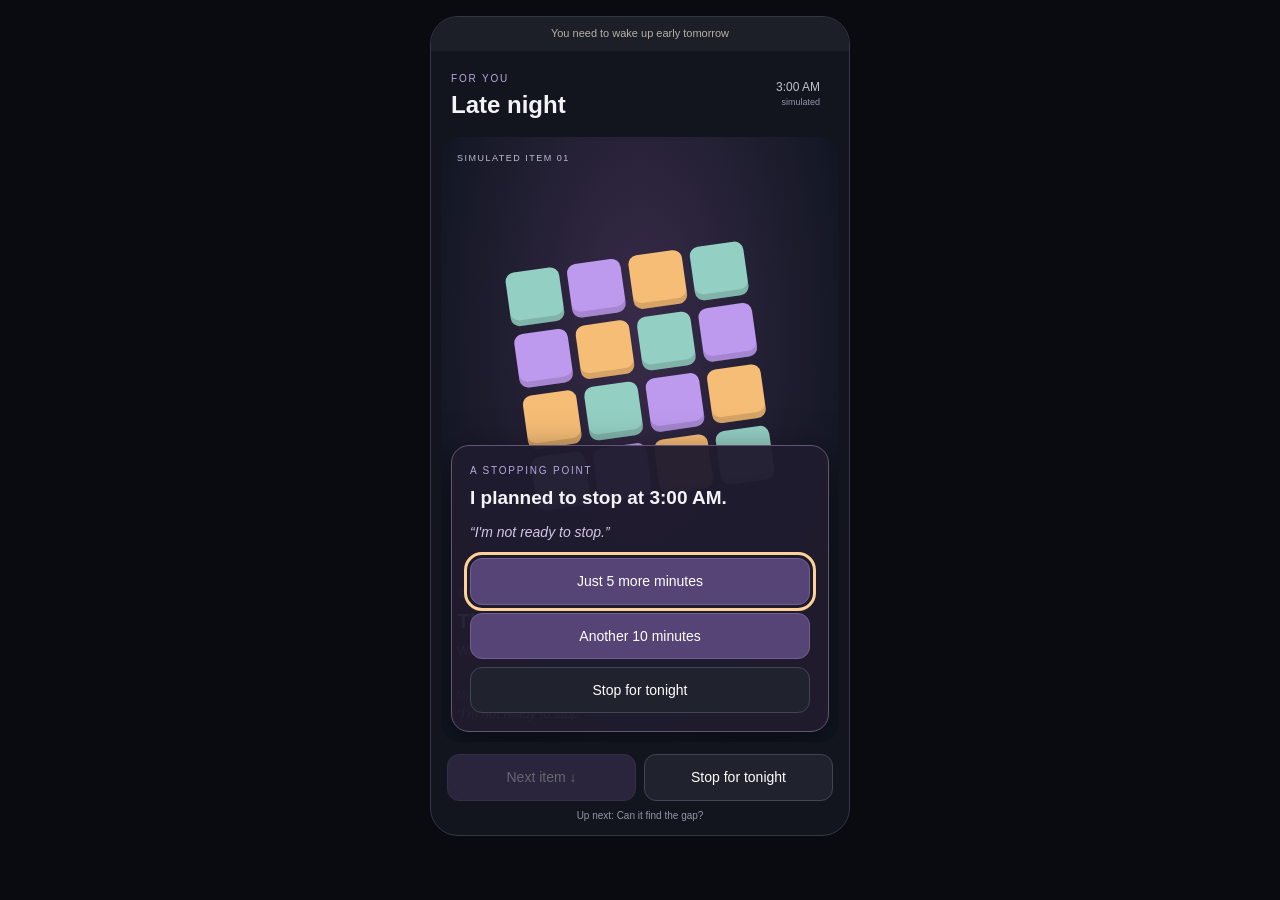
<file: index.html>
<!DOCTYPE html>
<html lang="en">
<head>
  <meta charset="UTF-8">
  <meta name="viewport" content="width=device-width, initial-scale=1">
  <title>Late Night Feed — Represent a Phenomenon with Code and AI</title>
  <link rel="stylesheet" href="style.css">
  <script src="script.js" defer></script>
</head>
<body>
<main class="phone">
  <p class="reminder">You need to wake up early tomorrow</p>

  <section id="feed" class="feed" aria-label="Late-night video feed">
    <header class="feed-header">
      <div><span class="eyebrow">FOR YOU</span><h1>Late night</h1></div>
      <button id="clockButton" class="clock-button" type="button" aria-expanded="false" aria-controls="clockPanel" aria-label="Show simulated clock">
        <span id="clock">3:00 AM</span><span class="clock-label">simulated</span>
      </button>
    </header>

    <div id="clockPanel" class="clock-panel" hidden>
      <p>Current simulated time: <span id="clockDetail">3:00:00 AM</span></p>
      <p>Next planned stopping time: <span id="nextStop">3:00 AM</span></p>
      <p class="note">20 real seconds ≈ 5 simulated minutes. Time pauses at a stopping-point choice and when this tab is hidden.</p>
    </div>

    <div id="stage" class="stage paused">
      <span id="videoNumber" class="video-number">SIMULATED ITEM 01</span>
      <div id="clipArt" class="clip-art" aria-hidden="true"></div>
      <div class="caption">
        <p class="creator" id="creator"></p>
        <h2 id="videoTitle"></h2>
        <p id="clipHint" class="clip-hint"></p>
        <p class="thought"><span>My thought</span> <span id="thought"></span></p>
      </div>

      <section id="decision" class="decision" aria-labelledby="decisionTitle">
        <p class="eyebrow">A STOPPING POINT</p>
        <h2 id="decisionTitle">I planned to stop at 3:00 AM.</h2>
        <p id="decisionThought" class="decision-thought">“I'm not ready to stop.”</p>
        <div class="choices">
          <button id="five" type="button">Just 5 more minutes</button>
          <button id="ten" type="button">Another 10 minutes</button>
          <button id="stop" class="quiet-button" type="button">Stop for tonight</button>
        </div>
      </section>
    </div>

    <footer class="feed-controls">
      <button id="nextItem" type="button">Next item ↓</button>
      <button id="stopAnytime" class="quiet-button" type="button">Stop for tonight</button>
      <p id="upNext" class="up-next"></p>
    </footer>
  </section>

  <section id="summary" class="summary" hidden aria-labelledby="summaryTitle">
    <p class="eyebrow">THE NIGHT, LOOKING BACK</p>
    <h1 id="summaryTitle" tabindex="-1">I stopped for tonight.</h1>
    <div class="stats">
      <p><span class="label">Original planned bedtime</span>3:00 AM</p>
      <p><span class="label">Actual simulated stopping time</span><span id="actualStop"></span></p>
      <p><span class="label">Number of postponements</span><span id="finalCount"></span></p>
      <p class="total"><span class="label">Total bedtime delay</span><span id="finalDelay"></span></p>
    </div>
    <p class="note">The total counts time actually viewed, including partial extensions. It is bedtime delay, not sleep lost.</p>
    <button id="restart" type="button">Restart at 3:00 AM</button>

    <section class="history" aria-labelledby="timelineTitle">
      <h2 id="timelineTitle">The stopping points I moved</h2>
      <p class="note">Block lengths show time actually viewed, not the full amount requested.</p>
      <div class="strip-window"><div id="delayStrip" class="delay-strip" aria-hidden="true"></div></div>
      <p id="emptyHistory" class="note">I stopped at the original bedtime. No postponements.</p>
      <ol id="timeline" aria-label="Postponement history"></ol>
    </section>
    <p class="note">These thoughts represent one person's experience. The choices extend a stopping time, not individual video lengths. There is no forced ending time.</p>
  </section>
</main>

</body>
</html>
</file>
<file: style.css>
* {
  box-sizing: border-box;
}

body {
  margin: 0;
  padding: 16px 12px;
  background: #090b10;
  color: #f4f3f7;
  font-family: Arial, sans-serif;
  line-height: 1.45;
}

.phone {
  display: flex;
  flex-direction: column;
  width: min(100%, 420px);
  height: clamp(600px, calc(100svh - 32px), 820px);
  margin: auto;
  overflow: hidden;
  border: 1px solid #333846;
  border-radius: 28px;
  background: #13151e;
}

h1, h2, p { margin: 0; }
h1 { font-size: 24px; }
h2 { font-size: 21px; }
button { padding: 12px; border: 1px solid #6e6091; border-radius: 12px; background: #574477; color: #fff; font: inherit; font-size: 14px; cursor: pointer; }
button:hover:not(:disabled) { background: #69548e; }
button:focus-visible { outline: 3px solid #ffd197; outline-offset: 3px; }
button:disabled { opacity: 0.35; cursor: default; }
.quiet-button { border-color: #414654; background: #20232d; }
.reminder { flex-shrink: 0; padding: 9px 8px; background: #1d1f28; color: #b7b0a5; font-size: 11px; text-align: center; }
.eyebrow { color: #b8a9e1; font-size: 10px; letter-spacing: 1.8px; }
.feed { position: relative; display: flex; flex-direction: column; flex: 1; min-height: 0; }
.feed-header { display: flex; justify-content: space-between; align-items: center; padding: 14px 20px; }
.clock-button { padding: 4px 8px; border-color: transparent; background: transparent; color: #c0c2cc; font-size: 12px; text-align: right; font-variant-numeric: tabular-nums; }
.clock-label { display: block; color: #9296a8; font-size: 9px; }
.clock-panel { position: absolute; z-index: 4; top: 74px; right: 12px; left: 12px; padding: 14px; border: 1px solid #454957; border-radius: 12px; background: #20232d; font-size: 13px; }
.clock-panel p + p { margin-top: 6px; }

.stage { position: relative; flex: 1; min-height: 0; margin: 0 10px; overflow: hidden; border-radius: 18px; background: radial-gradient(ellipse at 50% 32%, var(--wash, #2e2442), #111622 78%); }
.video-number { position: absolute; z-index: 1; top: 15px; left: 16px; color: #c1bed3; font-size: 9px; letter-spacing: 1.5px; }
.clip-art { position: absolute; inset: 42px 18px 170px; display: flex; justify-content: center; align-items: center; }
.caption { position: absolute; right: 16px; bottom: 18px; left: 16px; }
.creator { margin-bottom: 5px; color: var(--accent, #c9b3ff); font-size: 11px; }
.clip-hint { min-height: 34px; margin-top: 5px; color: #d2d3dd; font-size: 13px; }
.thought { margin-top: 12px; font-size: 13px; font-style: italic; color: #d1c5e8; }
.thought > span:first-child { display: block; margin-bottom: 3px; color: #8e91a3; font-size: 10px; font-style: normal; }
.paused * { animation-play-state: paused !important; }

.decision { position: absolute; z-index: 3; right: 10px; bottom: 10px; left: 10px; padding: 18px; border: 1px solid #625575; border-radius: 18px; background: #201c2ef5; box-shadow: 0 12px 40px #0008; }
.decision h2 { margin-top: 6px; font-size: 19px; }
.decision-thought { margin: 10px 0 16px; color: #d3c6e7; font-size: 14px; font-style: italic; }
.choices { display: grid; gap: 8px; }
.choices button { width: 100%; }
.feed-controls { display: grid; grid-template-columns: 1fr 1fr; gap: 8px; padding: 12px 16px; }
.up-next { grid-column: 1 / -1; color: #9296a8; font-size: 10px; text-align: center; }

/* Each scene unfolds independently of the bedtime clock. */
.tile-grid { display: grid; grid-template-columns: repeat(4, 1fr); gap: 8px; height: min(100%, 240px); aspect-ratio: 1; max-width: 95%; transform: rotate(-8deg); }
.tile { aspect-ratio: 1; border-radius: 9px; background: #be9aef; box-shadow: inset 0 -6px 0 #0002; animation: drop-in 0.8s calc(var(--i) * 0.45s) both; }
.tile:nth-child(3n) { background: #f6bd76; }
.tile:nth-child(3n + 1) { background: #94cfc3; }
@keyframes drop-in { from { opacity: 0; transform: translateY(-180px) rotate(30deg); } to { opacity: 1; transform: translateY(0) rotate(0); } }

.arena { position: relative; width: 85%; height: 85%; max-height: 270px; border: 1px solid #536473; border-radius: 20px; background: #15222b; }
.ledge { position: absolute; height: 9px; border-radius: 10px; background: #84adb4; }
.ledge.one { top: 31%; left: 0; width: 55%; }
.ledge.two { top: 51%; right: 0; width: 50%; }
.ledge.three { top: 71%; left: 0; width: 65%; }
.goal { position: absolute; bottom: 4%; left: 44%; width: 42px; height: 12px; border: 2px solid #d9bb87; border-radius: 50%; }
.marble { position: absolute; top: 7%; left: 10%; width: 22px; height: 22px; border-radius: 50%; background: radial-gradient(circle at 30% 25%, #fff0c4, #e7a45e); box-shadow: 0 4px 10px #0008; animation: marble-path 12s ease-in-out forwards; }
@keyframes marble-path { 0% { top: 7%; left: 10%; } 20% { top: 20%; left: 68%; } 35% { top: 42%; left: 28%; } 55% { top: 62%; left: 75%; } 80%, 100% { top: 85%; left: 47%; } }

.drawing { width: min(100%, 300px); max-height: 100%; overflow: visible; }
.drawing path { fill: none; stroke: #efc796; stroke-width: 3; stroke-linecap: round; stroke-linejoin: round; stroke-dasharray: 1; stroke-dashoffset: 1; animation: draw-line 11s ease-out forwards; }
.drawing .window { stroke: #9fd3c9; animation-delay: 3s; animation-duration: 8s; }
@keyframes draw-line { to { stroke-dashoffset: 0; } }

.solar { position: relative; height: min(100%, 285px); aspect-ratio: 1; max-width: 100%; }
.sun { position: absolute; inset: 43%; border-radius: 50%; background: #ffcf86; box-shadow: 0 0 45px #f2b96a80; animation: appear 2s both; }
.orbit { position: absolute; border: 1px solid #ffffff25; border-radius: 50%; animation: spin 18s linear infinite, appear 2s var(--wait) both; }
.orbit.one { inset: 28%; --wait: 1s; }
.orbit.two { inset: 15%; --wait: 3s; animation-duration: 24s, 2s; }
.orbit.three { inset: 2%; --wait: 5s; animation-duration: 30s, 2s; }
.planet { position: absolute; top: 45%; left: -6px; width: 13px; height: 13px; border-radius: 50%; background: #bba1f0; }
.orbit.two .planet { background: #91d0c7; width: 18px; height: 18px; }
.orbit.three .planet { background: #e995a7; }
@keyframes spin { to { transform: rotate(360deg); } }
@keyframes appear { from { opacity: 0; scale: 0.7; } to { opacity: 1; scale: 1; } }

.pixel-grid { display: grid; grid-template-columns: repeat(9, 1fr); gap: 4px; height: min(100%, 260px); aspect-ratio: 1; max-width: 100%; }
.pixel { aspect-ratio: 1; border-radius: 3px; background: #2a2940; animation: reveal-pixel 0.6s calc(var(--i) * 0.09s) both; }
.pixel.filled { background: #f29aad; box-shadow: 0 0 12px #f29aad25; }
@keyframes reveal-pixel { from { opacity: 0; transform: scale(0.2); } to { opacity: 1; transform: scale(1); } }

.summary { flex: 1; min-height: 0; overflow-y: auto; padding: 24px; }
.summary h1 { margin: 8px 0 22px; }
.stats { display: grid; gap: 16px; margin-bottom: 16px; }
.stats p { font-size: 18px; }
.label { display: block; margin-bottom: 3px; color: #a9aec0; font-size: 12px; }
.total { padding-top: 14px; border-top: 1px solid #343848; }
#finalDelay { font-size: 28px; color: #ffcf96; }
.note { color: #a9aec0; font-size: 12px; }
#restart { width: 100%; margin-top: 20px; }
.history { margin-top: 26px; padding-top: 20px; border-top: 1px solid #343848; }
.history h2 { font-size: 18px; margin-bottom: 7px; }
.strip-window { overflow-x: auto; margin: 14px 0; }
.delay-strip { display: flex; gap: 3px; min-height: 16px; width: max-content; }
.delay-strip span { height: 16px; background: #b5a1ed; border-radius: 3px; }
.delay-strip span:nth-child(even) { background: #f6bd76; }
ol { padding-left: 20px; margin: 14px 0; }
li { margin-bottom: 16px; font-size: 14px; }
li span { display: block; margin-top: 4px; color: #a9aec0; font-size: 12px; }
[hidden] { display: none !important; }

@media (max-width: 460px) {
  body { padding: 0; }
  .phone { width: 100%; height: 100svh; min-height: 540px; border: 0; border-radius: 0; }
}

@media (max-width: 340px) {
  .phone { min-height: 680px; }
  .clip-art { bottom: 200px; }
}

@media (prefers-reduced-motion: reduce) {
  .tile { animation-name: appear; }
  .marble { animation-timing-function: linear; }
  .orbit { animation-name: none, appear; }
  .pixel { animation-name: appear; }
}
</file>
